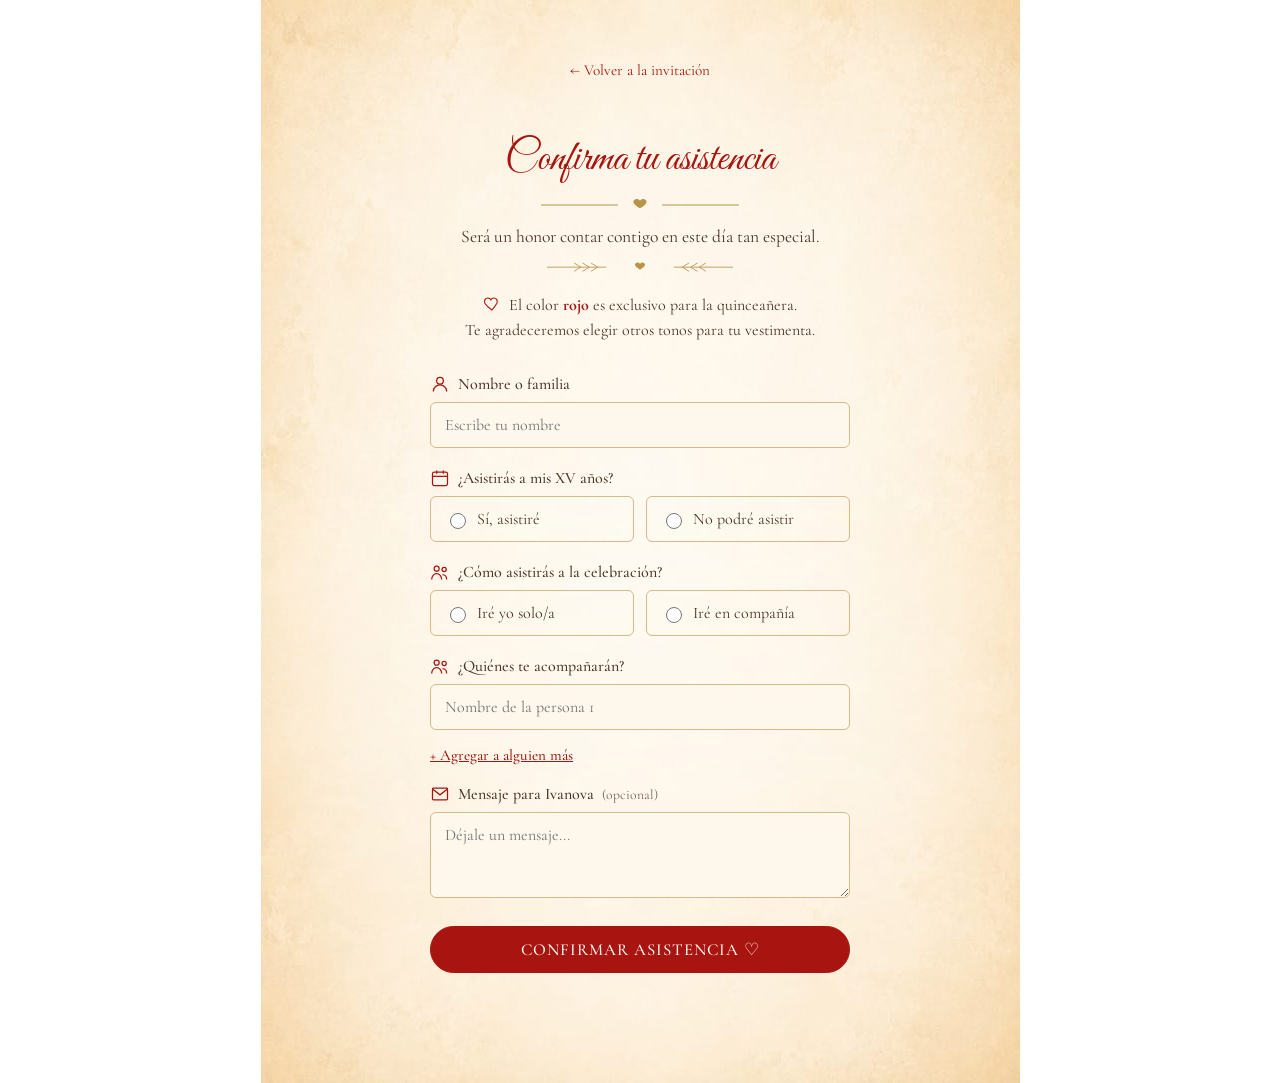
<file: confirmar.html>
<!DOCTYPE html>
<html lang="es">
<head>
<meta charset="UTF-8">
<meta name="viewport" content="width=device-width, initial-scale=1.0">
<title>Confirmar Asistencia - Mis XV Años de Ivanova</title>
<link rel="preconnect" href="https://fonts.googleapis.com">
<link href="https://fonts.googleapis.com/css2?family=Great+Vibes&family=Cormorant+Garamond:wght@400;500;600&display=swap" rel="stylesheet">
<link rel="stylesheet" href="css/style.css">
</head>
<body>

<div class="pagina">

  <div class="contenido">

    <a href="index.html" class="volver-link">← Volver a la invitación</a>

    <!-- ================= CONFIRMAR ASISTENCIA (RSVP) ================= -->
    <section class="confirmacion">
      <h2 class="titulo-confirmacion">Confirma tu asistencia</h2>

      <svg class="separador-corto" viewBox="0 0 200 20" fill="none">
        <line x1="10" y1="10" x2="80" y2="10" stroke="#B8934A" stroke-width="1"/>
        <path d="M100 6c-2-3-6-1-6 1 0 2 2.5 4 6 6 3.5-2 6-4 6-6 0-2-4-4-6-1z" fill="#B8934A"/>
        <line x1="120" y1="10" x2="190" y2="10" stroke="#B8934A" stroke-width="1"/>
      </svg>

      <p class="confirmacion-texto">Será un honor contar contigo en este día tan especial.</p>

      <svg class="separador-ramas" viewBox="0 0 260 24" fill="none">
        <line x1="20" y1="12" x2="90" y2="12" stroke="#B8934A" stroke-width="1"/>
        <path d="M60 12l-8-5M60 12l-8 5M70 12l-8-5M70 12l-8 5M80 12l-8-5M80 12l-8 5" stroke="#B8934A" stroke-width="1"/>
        <path d="M130 8c-2-3-6-1-6 1 0 2 2.5 4 6 6 3.5-2 6-4 6-6 0-2-4-4-6-1z" fill="#B8934A"/>
        <line x1="170" y1="12" x2="240" y2="12" stroke="#B8934A" stroke-width="1"/>
        <path d="M180 12l8-5M180 12l8 5M190 12l8-5M190 12l8 5M200 12l8-5M200 12l8 5" stroke="#B8934A" stroke-width="1"/>
      </svg>

      <p class="confirmacion-nota">
        <svg class="icono-corazon-inline" viewBox="0 0 24 24" fill="none"><path d="M12 20s-7-4.5-9.5-9C1 7.5 3 4 6.5 4c2 0 3.5 1.3 4 2.5C11 5.3 12.5 4 14.5 4 18 4 20 7.5 18.5 11 16 15.5 12 20 12 20z" stroke="#A81511" stroke-width="1.5"/></svg>
        El color <strong>rojo</strong> es exclusivo para la quinceañera.<br>
        Te agradeceremos elegir otros tonos para tu vestimenta.
      </p>

      <iframe name="hidden_iframe" style="display:none;"></iframe>

      <form id="form-rsvp" class="form-rsvp"
            action="https://script.google.com/macros/s/AKfycbxMyR_gnrjwdvnjPOBDEZv0P3GqnLtfMTVxWcaMxwQQsgsMPy1KAylQs5FvqOgZbYoJ/exec"
            method="POST"
            target="hidden_iframe">
        <label class="campo">
          <span class="campo-titulo">
            <svg class="icono-campo" viewBox="0 0 24 24" fill="none"><circle cx="12" cy="8" r="4" stroke="#A81511" stroke-width="1.5"/><path d="M4 21c0-4.4 3.6-8 8-8s8 3.6 8 8" stroke="#A81511" stroke-width="1.5"/></svg>
            Nombre o familia
          </span>
          <input type="text" name="nombre" placeholder="Escribe tu nombre" required>
        </label>

        <div class="campo">
          <span class="campo-titulo">
            <svg class="icono-campo" viewBox="0 0 24 24" fill="none"><rect x="3" y="5" width="18" height="16" rx="2" stroke="#A81511" stroke-width="1.5"/><line x1="3" y1="10" x2="21" y2="10" stroke="#A81511" stroke-width="1.5"/><line x1="8" y1="3" x2="8" y2="7" stroke="#A81511" stroke-width="1.5"/><line x1="16" y1="3" x2="16" y2="7" stroke="#A81511" stroke-width="1.5"/></svg>
            ¿Asistirás a mis XV años?
          </span>
          <div class="opciones-radio">
            <label class="radio-opcion">
              <input type="radio" name="asistencia" value="Sí, asistiré" required>
              <span>Sí, asistiré</span>
            </label>
            <label class="radio-opcion">
              <input type="radio" name="asistencia" value="No podré asistir" required>
              <span>No podré asistir</span>
            </label>
          </div>
        </div>

        <div class="campo" id="campo-modalidad">
          <span class="campo-titulo">
            <svg class="icono-campo" viewBox="0 0 24 24" fill="none"><circle cx="8" cy="8" r="3" stroke="#A81511" stroke-width="1.5"/><circle cx="17" cy="9" r="2.5" stroke="#A81511" stroke-width="1.5"/><path d="M2 21c0-3.9 2.7-7 6-7s6 3.1 6 7" stroke="#A81511" stroke-width="1.5"/><path d="M15 15c2.8 0 5 2.5 5 6" stroke="#A81511" stroke-width="1.5"/></svg>
            ¿Cómo asistirás a la celebración?
          </span>
          <div class="opciones-radio">
            <label class="radio-opcion">
              <input type="radio" name="modalidad" value="Solo/a" required>
              <span>Iré yo solo/a</span>
            </label>
            <label class="radio-opcion">
              <input type="radio" name="modalidad" value="Acompañado/a" required>
              <span>Iré en compañía</span>
            </label>
          </div>
        </div>

        <div class="campo" id="campo-familia">
          <span class="campo-titulo">
            <svg class="icono-campo" viewBox="0 0 24 24" fill="none"><circle cx="8" cy="8" r="3" stroke="#A81511" stroke-width="1.5"/><circle cx="17" cy="9" r="2.5" stroke="#A81511" stroke-width="1.5"/><path d="M2 21c0-3.9 2.7-7 6-7s6 3.1 6 7" stroke="#A81511" stroke-width="1.5"/><path d="M15 15c2.8 0 5 2.5 5 6" stroke="#A81511" stroke-width="1.5"/></svg>
            ¿Quiénes te acompañarán?
          </span>
          <div id="lista-familia" class="lista-familia">
            <input type="text" name="familia[]" class="input-familia" placeholder="Nombre de la persona 1">
          </div>
          <button type="button" id="btn-agregar-familia" class="btn-agregar-familia">+ Agregar a alguien más</button>
        </div>

        <label class="campo">
          <span class="campo-titulo">
            <svg class="icono-campo" viewBox="0 0 24 24" fill="none"><rect x="3" y="5" width="18" height="14" rx="1" stroke="#A81511" stroke-width="1.5"/><path d="M3 6l9 7 9-7" stroke="#A81511" stroke-width="1.5"/></svg>
            Mensaje para Ivanova <span class="campo-opcional">(opcional)</span>
          </span>
          <textarea name="mensaje" rows="3" placeholder="Déjale un mensaje..."></textarea>
        </label>

        <button type="submit" class="btn btn-primario btn-rsvp-submit">Confirmar Asistencia ♡</button>
      </form>
    </section>

  </div>
</div>

<script src="js/script.js"></script>
</body>
</html>
</file>
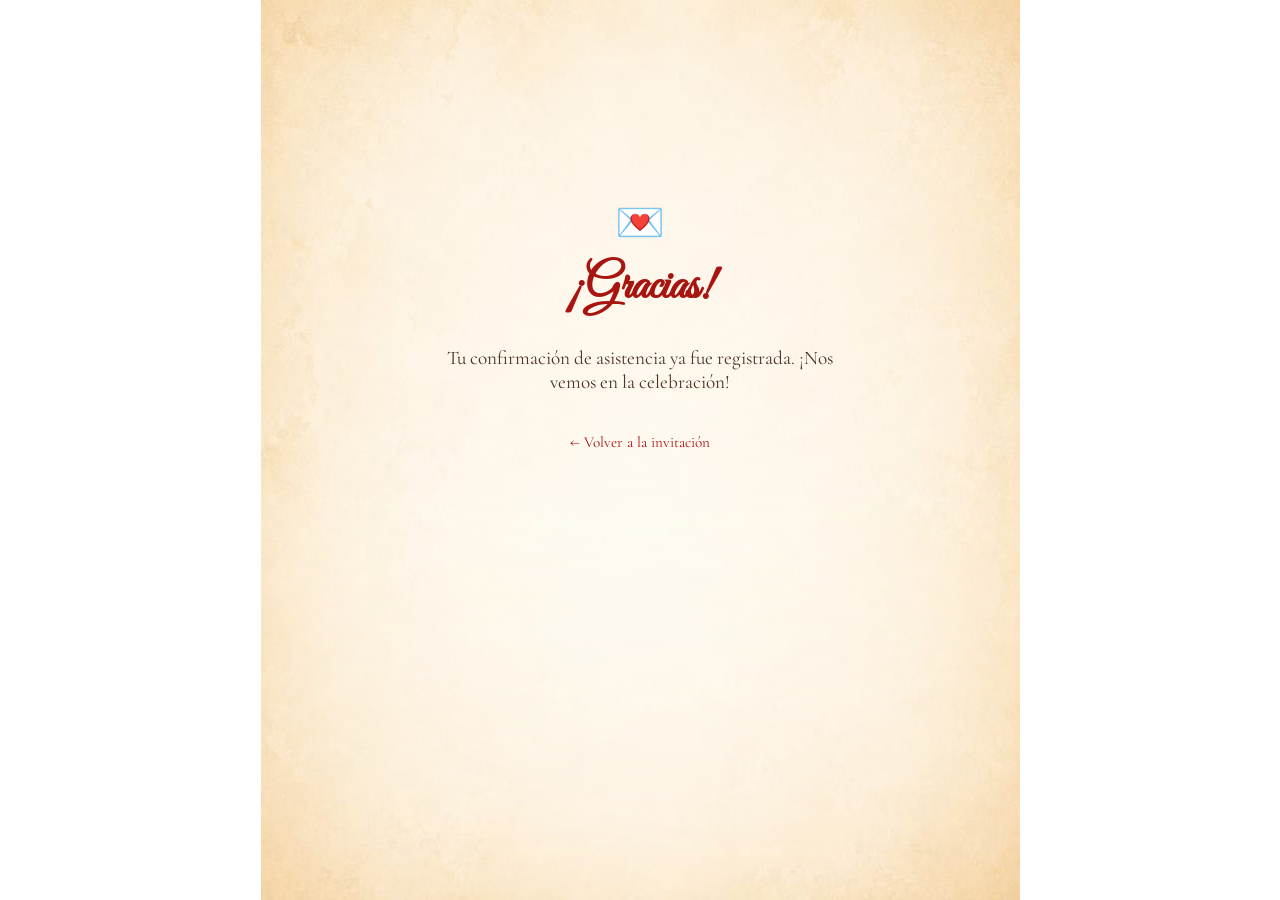
<file: gracias.html>
<!DOCTYPE html>
<html lang="es">
<head>
<meta charset="UTF-8">
<meta name="viewport" content="width=device-width, initial-scale=1.0">
<title>¡Gracias! - Mis XV Años de Ivanova</title>
<link rel="preconnect" href="https://fonts.googleapis.com">
<link href="https://fonts.googleapis.com/css2?family=Great+Vibes&family=Cormorant+Garamond:wght@400;500;600&display=swap" rel="stylesheet">
<link rel="stylesheet" href="css/style.css">
</head>
<body>

<div class="pagina">
  <div class="contenido" style="display:flex; flex-direction:column; align-items:center; justify-content:center; min-height:70vh;">
    <p style="font-size:2.5rem; margin-bottom:10px;">💌</p>
    <h1 style="font-family:'Great Vibes', cursive; font-size:3rem; color:#A81511; margin:0 0 10px 0;">¡Gracias!</h1>
    <p style="font-family:'Cormorant Garamond', serif; font-size:1.2rem; color:#4a3527; max-width:400px;">
      Tu confirmación de asistencia ya fue registrada. ¡Nos vemos en la celebración!
    </p>
    <a href="index.html" class="volver-link" style="margin-top:20px;">← Volver a la invitación</a>
  </div>
</div>

</body>
</html>
</file>
<file: css/style.css>
/* ===================================================== */
/* RESET BÁSICO */
/* ===================================================== */
/* ===================================================== */
/* FUENTE SCRIPT: "Alex Brush" (Google Fonts, gratis, uso
   libre) — la alternativa más parecida a Brittany Signature
   (que es de pago para uso comercial). No requiere descargar
   nada, se carga sola desde Google Fonts. */
/* ===================================================== */

/* ===================================================== */
/* FUENTE "Mrs Saint Delafield" — se carga de forma LOCAL
   (auto-hosteada) en vez de depender de internet/Google Fonts
   en el momento de abrir la página. Necesita que exista el
   archivo fonts/MrsSaintDelafield-Regular.ttf */
/* ===================================================== */
/* ===================================================== */
/* FUENTE "Brittany Signature" — cargada vía CDNFonts.com
   directo desde el <link> del HTML, sin descargar ni
   instalar ningún archivo. */
/* ===================================================== */

* { box-sizing: border-box; }
html, body {
  margin: 0;
  padding: 0;
}
body {
  font-family: 'Cormorant Garamond', Georgia, serif;
  color: #6B2B2E;
}

/* ===================================================== */
/* FONDO PERGAMINO — esto es lo que ya probamos y aprobaste */
/* ===================================================== */
.pagina {
  position: relative;
  min-height: 100vh;
  width: 100%;
  max-width: 759px;
  margin: 0 auto;
  background-color: #FDF4E5;

  background-image:
    url("../img/fondo/borde-superior.png"),
    url("../img/fondo/borde-inferior.png");

  background-repeat: no-repeat, no-repeat;
  background-position: top center, bottom center;
  background-size: 100% auto, 100% auto;

  overflow: hidden; /* para que las esquinas no se salgan del contenedor */
}

/* ===================================================== */
/* ESQUINAS DECORATIVAS (flores) — PNG transparente, se
   colocan con su forma y proporción REAL, sin recorte ni
   caja cuadrada. Solo se limita el ancho; el alto se ajusta
   solo para respetar la proporción original de cada imagen. */
/* ===================================================== */
.esquina {
  position: absolute;
  width: 180px;      /* cambia solo esto si la quieres más grande/chica */
  height: auto;       /* nunca fijes esto: así no se deforma */
  max-width: none;
  z-index: 5;
  pointer-events: none;
}
/* Sin espejos automáticos: cada esquina muestra la imagen tal cual
   la pongas en su archivo correspondiente. Si necesitas que una
   imagen esté "al revés" respecto a otra, voltéala tú antes de
   guardarla (en Photoshop, Canva, o cualquier editor), no lo hace
   el código. */
.esquina-sup-der { top: 0; right: 0; }
.esquina-sup-izq { top: 0; left: 0; }
.esquina-inf-der { bottom: 0; right: 0; }
.esquina-inf-izq { bottom: 0; left: 0; }

/* Clase genérica para CUALQUIER otra imagen suelta con fondo
   transparente (adornos, separadores, íconos grandes, etc.)
   que quieras poner "libre" encima del fondo, sin caja ni recorte. */
.img-libre {
  display: block;
  width: auto;
  height: auto;
  max-width: 100%;   /* nunca se desborda del contenedor */
  object-fit: contain;
}

/* ===================================================== */
/* CONTENIDO GENERAL */
/* ===================================================== */
.contenido {
  position: relative;
  z-index: 2;
  padding: 60px 40px;
  text-align: center;
}

.titulo-seccion {
  font-family: 'Cormorant Garamond', serif;
  font-weight: 600; /* SemiBold */
  color: #A81511;
  font-size: 1.15rem;
  letter-spacing: 1px;
  text-transform: uppercase;
  margin-bottom: 8px;
  display: flex;
  align-items: center;
  justify-content: center;
  gap: 14px;
}
.titulo-seccion::before,
.titulo-seccion::after {
  content: "";
  height: 1px;
  width: 50px;
  background: linear-gradient(to right, transparent, #B8934A);
}
.titulo-seccion::after {
  background: linear-gradient(to left, transparent, #B8934A);
}

/* ===================================================== */
/* ENCABEZADO */
/* ===================================================== */
.corona {
  width: 130px;      /* ajústalo si tu corona real se ve muy grande/chica */
  margin: 0 auto 12px auto;
}
.eyebrow {
  font-family: 'Cormorant Garamond', serif;
  font-weight: 500; /* Medium — es subtítulo */
  text-transform: uppercase;
  letter-spacing: 3px;
  font-size: 1.1rem;
  color: #A81511;
  margin: 0 0 4px 0;
}
.nombre {
  font-family: 'Great Vibes', cursive;
  font-weight: 400;   /* clave: quita la negrita por defecto del <h1> */
  font-size: 6rem;
  line-height: 1;
  color: #A81511;
  margin: 2px 0 24px 0;  /* menos solape que antes */
  transform: translateX(-47px);  /* corrige el desbalance visual hacia la derecha */
}

.btn {
  display: inline-block;
  text-decoration: none;
  border-radius: 30px;
  padding: 12px 28px;
  font-family: 'Cormorant Garamond', serif;
  font-weight: 500; /* Medium */
  font-size: 1.05rem;
  letter-spacing: 1px;
  text-transform: uppercase;
  cursor: pointer;
  transition: background-color 0.25s ease, color 0.25s ease;
}
.btn-primario {
  background: #A81511;
  color: #FFF9F0;
  border: 1px solid #A81511;
}
.btn-primario:hover,
.btn-primario:active {
  background: #7F0000;
  border-color: #7F0000;
}
.btn-secundario {
  background: transparent;
  color: #A81511;
  border: 1px solid #A81511;
  font-size: 0.9rem;
  padding: 10px 18px;
  display: inline-flex;
  align-items: center;
  gap: 8px;
}
.icono-btn {
  width: 18px;
  height: 18px;
  flex-shrink: 0;
}
.btn-secundario:hover,
.btn-secundario:active {
  background: #A81511;
  color: #FFF9F0;
}

/* ===================================================== */
/* TEXTO + FOTO PRINCIPAL */
/* ===================================================== */
.seccion-texto {
  display: flex;
  flex-wrap: wrap;
  gap: 24px;
  align-items: center;
  text-align: left;
  margin: 60px 0 40px 0;
}
.texto-especial {
  flex: 1 1 280px;
  max-width: 260px;
  margin: 0 auto;
}
.texto-especial h2 {
  font-family: 'Cormorant Garamond', serif;
  font-weight: 600; /* SemiBold */
  color: #A81511;
  font-size: 1.4rem;
  text-align: center;
  text-transform: uppercase;
  letter-spacing: 1px;
}
.separador-corazon {
  display: flex;
  align-items: center;
  justify-content: center;
  gap: 8px;
  margin: 10px 0 20px 0;
}
.separador-corazon .linea {
  width: 30px;
  height: 1px;
  background: #B8934A;
}
.separador-corazon .corazon-sep {
  color: #B8934A;
  font-size: 0.75rem;
}
.corazon {
  color: #B8934A;
  font-size: 0.85rem;
  text-align: center;
  margin: 2px 0 !important;
}
.texto-especial p {
  font-family: 'Cormorant Garamond', serif;
  font-weight: 400; /* Regular */
  font-size: 1.1rem;
  line-height: 1.6;
  text-align: center;
  margin: 8px 0;
}
.firma-espero {
  color: #A81511;
  font-family: 'Great Vibes', cursive !important;
  font-size: 2.2rem !important;
  font-weight: 400 !important;
}
.foto-principal {
  flex: 1 1 280px;
  width: 100%;
  max-width: 320px;
  object-fit: cover;
  aspect-ratio: 2/3;  /* exactamente 4000x6000 */
  margin: 0 auto;
  display: block;
}

.separador-dorado {
  display: block;
  width: 70%;
  max-width: 320px;
  height: 20px;
  margin: 20px auto;
}

/* ===================================================== */
/* FECHA / HORA / LUGAR */
/* ===================================================== */
.detalles {
  display: flex;
  justify-content: center;
  align-items: center;
  flex-wrap: wrap;
  gap: 30px;
  margin: 40px 0;
}
.detalle {
  display: flex;
  gap: 10px;
  align-items: center;
  text-align: left;
}
.detalle-separador {
  display: block;
  width: 20px;
  height: 55px;
  align-self: center;
  flex-shrink: 0;
}
.icono {
  width: 40px;
  height: 40px;
  flex-shrink: 0;
}
.detalle-titulo {
  font-family: 'Cormorant Garamond', serif;
  font-weight: 500; /* Medium — es subtítulo */
  color: #A81511;
  margin: 0 0 4px 0;
  text-transform: uppercase;
  font-size: 0.95rem;
  letter-spacing: 1px;
}
.detalle-texto {
  font-family: 'Cormorant Garamond', serif;
  font-weight: 400; /* Regular */
  margin: 0;
  font-size: 1.05rem;
  font-variant-numeric: lining-nums;
}

.botones-accion {
  display: flex;
  justify-content: center;
  gap: 16px;
  flex-wrap: wrap;
  margin-bottom: 30px;
}

/* ===================================================== */
/* MAPA */
/* ===================================================== */
.mapa-contenedor {
  border: 1px solid #E3C99B;
  border-radius: 6px;
  overflow: hidden;
  margin-bottom: 50px;
}

/* ===================================================== */
/* GALERÍA */
/* ===================================================== */
.galeria { margin-bottom: 50px; }
.galeria-grid {
  display: grid;
  grid-template-columns: repeat(3, 1fr);
  gap: 8px;
  margin-top: 20px;
}
.galeria-grid img {
  width: 100%;
  aspect-ratio: 3/4;
  object-fit: cover;
}
.galeria-panoramica {
  width: 100%;
  aspect-ratio: 3/1;
  object-fit: cover;
  margin-top: 8px;
}

/* ===================================================== */
/* INFO ADICIONAL */
/* ===================================================== */
.info-adicional { margin-bottom: 50px; }
.info-grid {
  display: flex;
  justify-content: center;
  align-items: center;
  flex-wrap: nowrap;
  gap: 14px;
  margin-top: 24px;
}
.info-item {
  font-family: 'Cormorant Garamond', serif;
  font-weight: 400; /* Regular */
  text-align: center;
  font-size: 0.9rem;
  max-width: 120px;
  font-variant-numeric: lining-nums;
}
.info-item .icono {
  width: 32px;
  height: 32px;
  display: block;
  margin: 0 auto 8px auto;
}
.info-separador {
  width: 20px;
  height: 90px;
  flex-shrink: 0;
  align-self: center;
}
.separador-punteado {
  display: block;
  width: 90%;
  max-width: 500px;
  height: 4px;
  margin: -6px auto 0 auto;
}

/* ===================================================== */
/* CONFIRMAR ASISTENCIA (RSVP) */
/* ===================================================== */
.volver-link {
  display: inline-block;
  font-family: 'Cormorant Garamond', serif;
  font-size: 0.95rem;
  color: #A81511;
  text-decoration: none;
  margin-bottom: 20px;
}
.volver-link:hover {
  text-decoration: underline;
}
.confirmacion {
  margin-bottom: 50px;
  text-align: center;
}
.titulo-confirmacion {
  font-family: 'Great Vibes', cursive;
  font-weight: 400;
  font-size: 2.6rem;
  color: #A81511;
  margin-bottom: 6px;
}
.separador-corto,
.separador-ramas {
  display: block;
  width: 220px;
  margin: 8px auto;
}
.confirmacion-texto {
  font-family: 'Cormorant Garamond', serif;
  font-size: 1.1rem;
  color: #4a3527;
  margin: 10px 0;
}
.confirmacion-nota {
  font-family: 'Cormorant Garamond', serif;
  font-size: 1rem;
  line-height: 1.6;
  color: #4a3527;
  max-width: 420px;
  margin: 16px auto 30px auto;
}
.confirmacion-nota strong {
  color: #A81511;
}
.icono-corazon-inline {
  width: 18px;
  height: 18px;
  vertical-align: -3px;
  margin-right: 4px;
}

.form-rsvp {
  max-width: 420px;
  margin: 0 auto;
  text-align: left;
  display: flex;
  flex-direction: column;
  gap: 20px;
}
.campo {
  display: flex;
  flex-direction: column;
  gap: 8px;
}
.campo-titulo {
  display: flex;
  align-items: center;
  gap: 8px;
  font-family: 'Cormorant Garamond', serif;
  font-weight: 500;
  font-size: 1rem;
  color: #4a3527;
}
.campo-opcional {
  font-weight: 400;
  font-size: 0.85rem;
  opacity: 0.75;
}
.icono-campo {
  width: 20px;
  height: 20px;
  flex-shrink: 0;
}

.form-rsvp input[type="text"],
.form-rsvp select,
.form-rsvp textarea {
  font-family: 'Cormorant Garamond', serif;
  font-size: 1rem;
  color: #4a3527;
  background: #FDF7EC;
  border: 1px solid #D8B98A;
  border-radius: 6px;
  padding: 12px 14px;
  width: 100%;
  box-sizing: border-box;
}
.form-rsvp input[type="text"]:focus,
.form-rsvp select:focus,
.form-rsvp textarea:focus {
  outline: none;
  border-color: #A81511;
}
.form-rsvp textarea {
  resize: vertical;
}

.form-rsvp select:disabled {
  opacity: 0.5;
  cursor: not-allowed;
}

.opciones-radio {
  display: flex;
  gap: 12px;
  flex-wrap: wrap;
}
.radio-opcion {
  flex: 1 1 150px;
  display: flex;
  align-items: center;
  gap: 8px;
  border: 1px solid #D8B98A;
  border-radius: 6px;
  padding: 12px 14px;
  cursor: pointer;
  font-family: 'Cormorant Garamond', serif;
  font-size: 1rem;
  color: #4a3527;
}
.radio-opcion input[type="radio"] {
  accent-color: #A81511;
  width: 16px;
  height: 16px;
}

.btn-rsvp-submit {
  width: 100%;
  border-radius: 30px;
  margin-top: 8px;
}
.btn-rsvp-submit:disabled {
  opacity: 0.7;
  cursor: default;
}

.lista-familia {
  display: flex;
  flex-direction: column;
  gap: 8px;
}
.input-familia {
  font-family: 'Cormorant Garamond', serif;
  font-size: 1rem;
  color: #4a3527;
  background: #FDF7EC;
  border: 1px solid #D8B98A;
  border-radius: 6px;
  padding: 10px 14px;
  width: 100%;
  box-sizing: border-box;
}
.input-familia:focus {
  outline: none;
  border-color: #A81511;
}
.input-familia:disabled {
  opacity: 0.5;
  cursor: not-allowed;
  background: #EFE7D8;
}
.btn-agregar-familia:disabled {
  opacity: 0.4;
  cursor: not-allowed;
  text-decoration: none;
}
.btn-agregar-familia {
  align-self: flex-start;
  margin-top: 8px;
  background: none;
  border: none;
  color: #A81511;
  font-family: 'Cormorant Garamond', serif;
  font-size: 0.95rem;
  font-weight: 500;
  cursor: pointer;
  text-decoration: underline;
  padding: 0;
}
.campo-bloqueado {
  opacity: 0.5;
  pointer-events: none;
}
.rsvp-gracias {
  text-align: center;
  font-family: 'Cormorant Garamond', serif;
  color: #A81511;
  padding: 30px 0;
}
.rsvp-gracias p:first-child {
  font-size: 1.6rem;
  margin-bottom: 6px;
}
.rsvp-gracias-sub {
  font-size: 1rem;
  color: #4a3527;
}

/* ===================================================== */
/* FOOTER */
/* ===================================================== */
.pie {
  border-top: 1px dashed #C99A4E;
  padding-top: 30px;
}
.pie-texto {
  font-family: 'Cormorant Garamond', serif;
  font-weight: 400; /* Regular */
  font-style: italic;
  font-size: 1rem;
  line-height: 1.6;
  max-width: 500px;
  margin: 0 auto 20px auto;
}
.qr {
  width: 180px;
  aspect-ratio: 1/1;  /* exactamente 1024x1024 */
  object-fit: contain;
  border: 2px solid #B8934A;
  border-radius: 4px;
  padding: 6px;
  background: #fff;
  margin-bottom: 20px;
}
.firma-final {
  font-family: 'Great Vibes', cursive;
  font-size: 3rem;
  color: #A81511;
  margin-top: 20px;
}
.adorno-final {
  display: block;
  width: 160px;
  margin: 4px auto 0 auto;
}

/* ===================================================== */
/* RESPONSIVE */
/* ===================================================== */
@media (max-width: 700px) {
  .seccion-texto { flex-direction: column; margin: 20px 0 20px 0; }
  .esquina { width: 130px; }
  .encabezado { margin-bottom: 0; }
  .corona { width: 90px; }
  .eyebrow { font-size: 0.85rem; }
  .titulo-seccion {
    font-size: 1.15rem;
    letter-spacing: 0.5px;
    gap: 8px;
    white-space: nowrap;
  }
  .titulo-seccion::before,
  .titulo-seccion::after {
    width: 22px;
  }
  .info-separador { display: none; }
  .info-item { max-width: 100px; font-size: 0.8rem; }

  /* Fecha / Hora / Lugar: apiladas en columna, centradas (como
     "Lugar"), sin las líneas separadoras */
  .detalles {
    flex-direction: column;
    align-items: center;
    gap: 18px;
  }
  .detalle {
    width: 210px;
  }
  .detalle-separador { display: none; }
  .detalle-texto {
    max-width: 130px;
  }
}

@media (max-width: 480px) {
  .nombre { font-size: 4rem; transform: translateX(-24px); margin: 2px 0 20px 0; }
  .esquina { width: 140px; }
  .contenido { padding: 30px 20px; }
  .galeria-grid { height: 150px; }
  .corona { width: 75px; }
}
</file>
